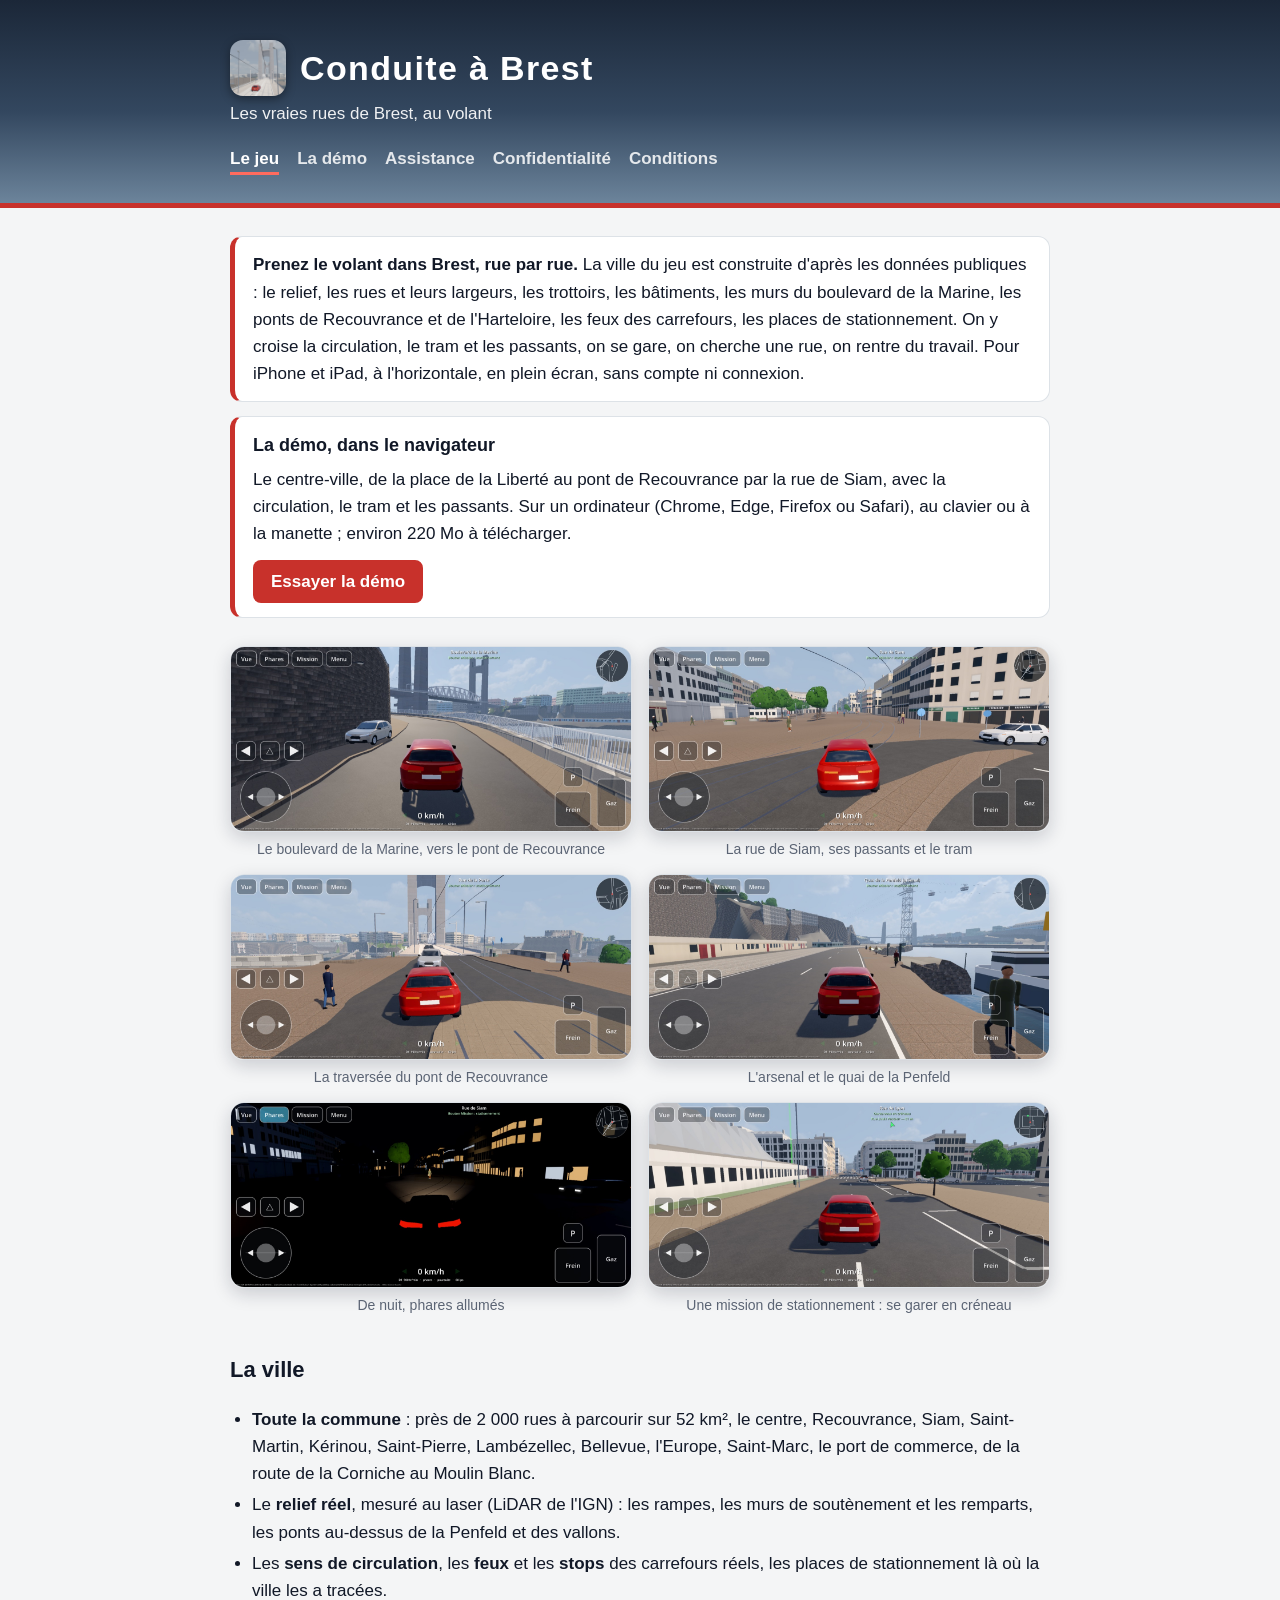
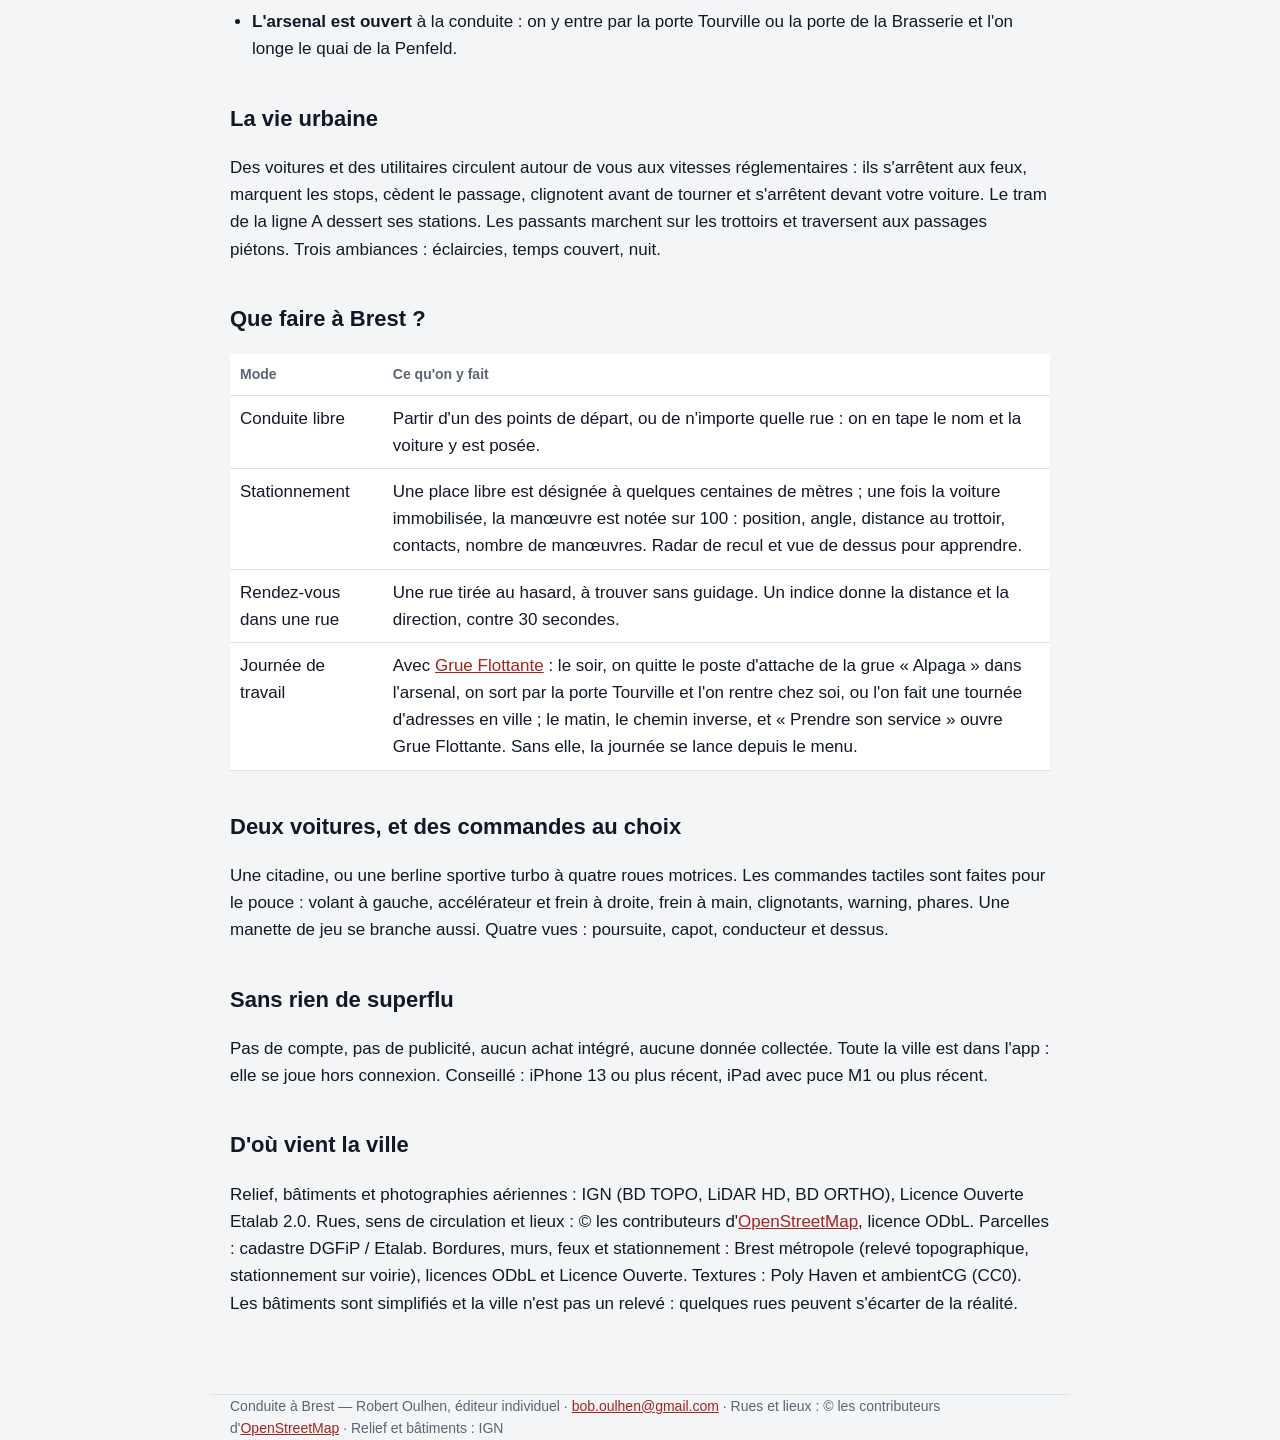
<file: index.html>
<!doctype html>
<html lang="fr">
<head>
<meta charset="utf-8">
<meta name="viewport" content="width=device-width, initial-scale=1">
<title>Conduite à Brest — rouler dans les vraies rues de Brest, pour iPhone et iPad</title>
<meta name="description" content="Conduite à Brest : roulez dans les vraies rues de toute la commune de Brest, de la route de la Corniche à Saint-Marc et au Moulin Blanc, avec la circulation, les feux, le tram et les passants. Créneaux notés, rendez-vous dans une rue, journée de travail avec Grue Flottante. Pour iPhone et iPad, sans compte ni connexion.">
<link rel="icon" href="images/icone.png">
<link rel="apple-touch-icon" href="images/icone.png">
<link rel="stylesheet" href="style.css">
</head>
<body>
<header class="bandeau">
  <div class="dedans">
    <h1><img class="icone" src="images/icone.png" alt="" width="56" height="56">Conduite à Brest</h1>
    <p class="accroche">Les vraies rues de Brest, au volant</p>
    <nav>
      <a href="index.html" aria-current="page">Le jeu</a>
      <a href="https://conduite-a-brest.riskelo-salon.workers.dev/">La démo</a>
      <a href="assistance.html">Assistance</a>
      <a href="confidentialite.html">Confidentialité</a>
      <a href="conditions.html">Conditions</a>
    </nav>
  </div>
</header>
<main class="dedans">
  <div class="encadre">
    <p><strong>Prenez le volant dans Brest, rue par rue.</strong> La ville du jeu est construite d'après les données
    publiques : le relief, les rues et leurs largeurs, les trottoirs, les bâtiments, les murs du boulevard de la
    Marine, les ponts de Recouvrance et de l'Harteloire, les feux des carrefours, les places de stationnement. On y
    croise la circulation, le tram et les passants, on se gare, on cherche une rue, on rentre du travail. Pour
    iPhone et iPad, à l'horizontale, en plein écran, sans compte ni connexion.</p>
  </div>

  <div class="encadre">
    <h3>La démo, dans le navigateur</h3>
    <p>Le centre-ville, de la place de la Liberté au pont de Recouvrance par la rue de Siam, avec la circulation, le
    tram et les passants. Sur un ordinateur (Chrome, Edge, Firefox ou Safari), au clavier ou à la manette ; environ
    220 Mo à télécharger.</p>
    <p><a class="bouton" href="https://conduite-a-brest.riskelo-salon.workers.dev/">Essayer la démo</a></p>
  </div>

  <div class="galerie">
    <figure><img src="images/boulevard-de-la-marine.jpg" alt="La voiture rouge monte le boulevard de la Marine le long du grand mur des remparts ; au fond, le pont de Recouvrance et la Penfeld." width="1400" height="644">
      <figcaption>Le boulevard de la Marine, vers le pont de Recouvrance</figcaption></figure>
    <figure><img src="images/rue-de-siam.jpg" alt="Le bas de la rue de Siam : passants sur la place, voies du tram, immeubles de la Reconstruction." loading="lazy" width="1400" height="644">
      <figcaption>La rue de Siam, ses passants et le tram</figcaption></figure>
    <figure><img src="images/pont-de-recouvrance.jpg" alt="Sur le pont de Recouvrance, derrière une voiture, entre les deux pylônes ; au loin, la rive droite." loading="lazy" width="1400" height="644">
      <figcaption>La traversée du pont de Recouvrance</figcaption></figure>
    <figure><img src="images/arsenal.jpg" alt="Le quai de la Penfeld dans l'arsenal : la route le long de l'eau, la muraille, le téléphérique et le pont de Recouvrance au loin." loading="lazy" width="1400" height="644">
      <figcaption>L'arsenal et le quai de la Penfeld</figcaption></figure>
    <figure><img src="images/nuit.jpg" alt="La rue de Siam de nuit : fenêtres éclairées, passants, la route éclairée par les phares." loading="lazy" width="1400" height="644">
      <figcaption>De nuit, phares allumés</figcaption></figure>
    <figure><img src="images/stationnement.jpg" alt="Rue de Lyon : une mission de stationnement, « Garez-vous en créneau », la flèche verte indique la place à 155 m." loading="lazy" width="1400" height="644">
      <figcaption>Une mission de stationnement : se garer en créneau</figcaption></figure>
  </div>

  <h2>La ville</h2>
  <ul>
    <li><strong>Toute la commune</strong> : près de 2 000 rues à parcourir sur 52 km², le centre, Recouvrance,
    Siam, Saint-Martin, Kérinou, Saint-Pierre, Lambézellec, Bellevue, l'Europe, Saint-Marc, le port de commerce,
    de la route de la Corniche au Moulin Blanc.</li>
    <li>Le <strong>relief réel</strong>, mesuré au laser (LiDAR de l'IGN) : les rampes, les murs de soutènement et
    les remparts, les ponts au-dessus de la Penfeld et des vallons.</li>
    <li>Les <strong>sens de circulation</strong>, les <strong>feux</strong> et les <strong>stops</strong> des
    carrefours réels, les places de stationnement là où la ville les a tracées.</li>
    <li><strong>L'arsenal est ouvert</strong> à la conduite : on y entre par la porte Tourville ou la porte de la
    Brasserie et l'on longe le quai de la Penfeld.</li>
  </ul>

  <h2>La vie urbaine</h2>
  <p>Des voitures et des utilitaires circulent autour de vous aux vitesses réglementaires : ils s'arrêtent aux
  feux, marquent les stops, cèdent le passage, clignotent avant de tourner et s'arrêtent devant votre voiture. Le
  tram de la ligne A dessert ses stations. Les passants marchent sur les trottoirs et traversent aux passages
  piétons. Trois ambiances : éclaircies, temps couvert, nuit.</p>

  <h2>Que faire à Brest ?</h2>
  <table>
    <tr><th>Mode</th><th>Ce qu'on y fait</th></tr>
    <tr><td>Conduite libre</td><td>Partir d'un des points de départ, ou de n'importe quelle rue : on en tape le nom et
    la voiture y est posée.</td></tr>
    <tr><td>Stationnement</td><td>Une place libre est désignée à quelques centaines de mètres ; une fois la voiture
    immobilisée, la manœuvre est notée sur 100 : position, angle, distance au trottoir, contacts, nombre de
    manœuvres. Radar de recul et vue de dessus pour apprendre.</td></tr>
    <tr><td>Rendez-vous dans une rue</td><td>Une rue tirée au hasard, à trouver sans guidage. Un indice donne la
    distance et la direction, contre 30 secondes.</td></tr>
    <tr><td>Journée de travail</td><td>Avec <a href="https://boboul-cloud.github.io/grueflottante/">Grue Flottante</a> :
    le soir, on quitte le poste d'attache de la grue « Alpaga » dans l'arsenal, on sort par la porte Tourville et
    l'on rentre chez soi, ou l'on fait une tournée d'adresses en ville ; le matin, le chemin inverse, et « Prendre
    son service » ouvre Grue Flottante. Sans elle, la journée se lance depuis le menu.</td></tr>
  </table>

  <h2>Deux voitures, et des commandes au choix</h2>
  <p>Une citadine, ou une berline sportive turbo à quatre roues motrices. Les commandes tactiles sont faites pour
  le pouce : volant à gauche, accélérateur et frein à droite, frein à main, clignotants, warning, phares. Une
  manette de jeu se branche aussi. Quatre vues : poursuite, capot, conducteur et dessus.</p>

  <h2>Sans rien de superflu</h2>
  <p>Pas de compte, pas de publicité, aucun achat intégré, aucune donnée collectée. Toute la ville est dans l'app :
  elle se joue hors connexion. Conseillé : iPhone 13 ou plus récent, iPad avec puce M1 ou plus récent.</p>

  <h2>D'où vient la ville</h2>
  <p>Relief, bâtiments et photographies aériennes : IGN (BD TOPO, LiDAR HD, BD ORTHO), Licence Ouverte Etalab 2.0.
  Rues, sens de circulation et lieux : © les contributeurs d'<a href="https://www.openstreetmap.org/copyright">OpenStreetMap</a>,
  licence ODbL. Parcelles : cadastre DGFiP / Etalab. Bordures, murs, feux et stationnement : Brest métropole
  (relevé topographique, stationnement sur voirie), licences ODbL et Licence Ouverte. Textures : Poly Haven et
  ambientCG (CC0). Les bâtiments sont simplifiés et la ville n'est pas un relevé : quelques rues peuvent s'écarter
  de la réalité.</p>
</main>
<footer class="dedans">Conduite à Brest — Robert Oulhen, éditeur individuel · <a href="mailto:bob.oulhen@gmail.com">bob.oulhen@gmail.com</a> · Rues et lieux : © les contributeurs d'<a href="https://www.openstreetmap.org/copyright">OpenStreetMap</a> · Relief et bâtiments : IGN</footer>
</body>
</html>
</file>
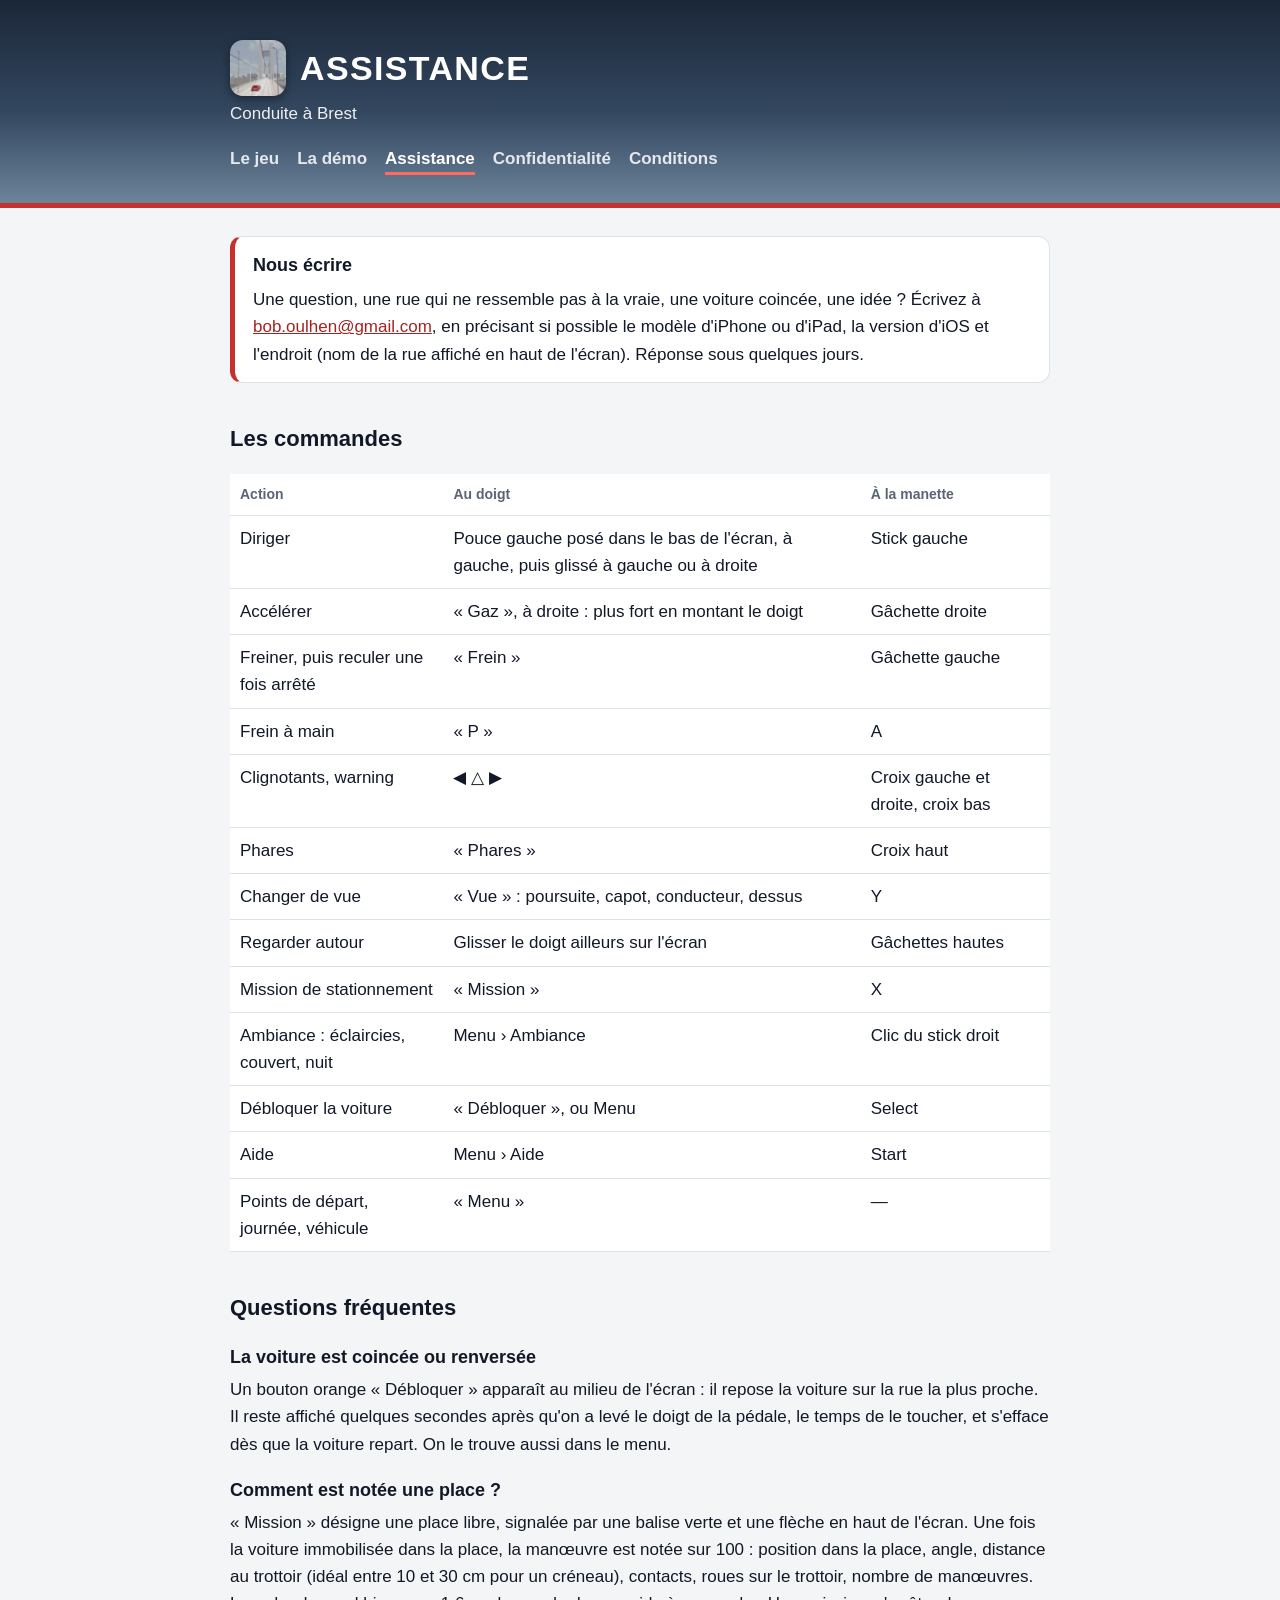
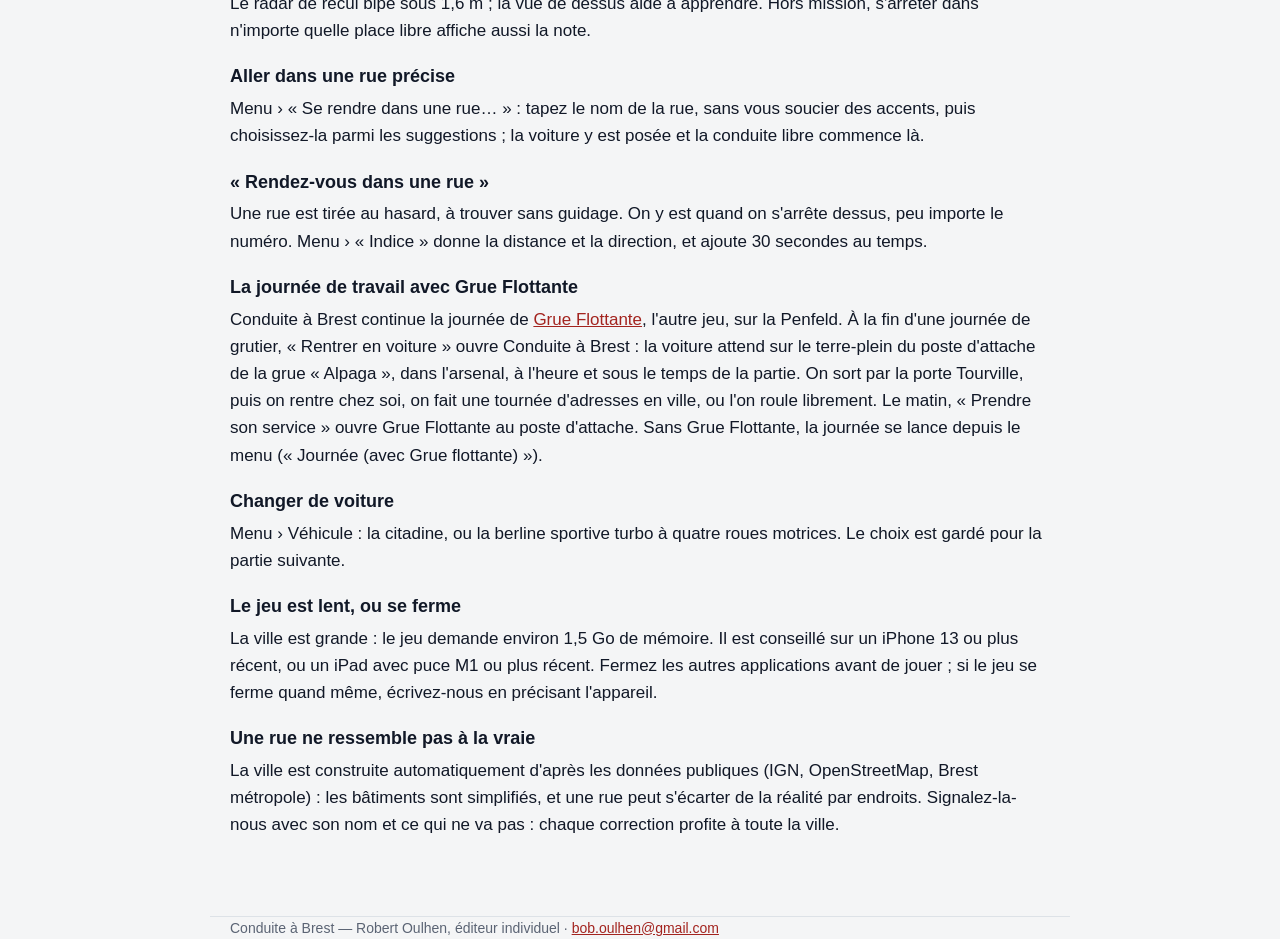
<file: assistance.html>
<!doctype html>
<html lang="fr">
<head>
<meta charset="utf-8">
<meta name="viewport" content="width=device-width, initial-scale=1">
<title>Assistance — Conduite à Brest</title>
<meta name="description" content="Aide de Conduite à Brest : commandes tactiles et manette, débloquer la voiture, se garer et lire la note, se rendre dans une rue, rendez-vous, journée de travail avec Grue Flottante, appareils conseillés. Et comment nous écrire.">
<link rel="icon" href="images/icone.png">
<link rel="apple-touch-icon" href="images/icone.png">
<link rel="stylesheet" href="style.css">
</head>
<body>
<header class="bandeau">
  <div class="dedans">
    <h1><img class="icone" src="images/icone.png" alt="" width="56" height="56">ASSISTANCE</h1>
    <p class="accroche">Conduite à Brest</p>
    <nav>
      <a href="index.html">Le jeu</a>
      <a href="https://conduite-a-brest.riskelo-salon.workers.dev/">La démo</a>
      <a href="assistance.html" aria-current="page">Assistance</a>
      <a href="confidentialite.html">Confidentialité</a>
      <a href="conditions.html">Conditions</a>
    </nav>
  </div>
</header>
<main class="dedans">
  <div class="encadre">
    <h3>Nous écrire</h3>
    <p>Une question, une rue qui ne ressemble pas à la vraie, une voiture coincée, une idée ? Écrivez à
    <a href="mailto:bob.oulhen@gmail.com?subject=Conduite%20%C3%A0%20Brest">bob.oulhen@gmail.com</a>, en précisant si
    possible le modèle d'iPhone ou d'iPad, la version d'iOS et l'endroit (nom de la rue affiché en haut de l'écran).
    Réponse sous quelques jours.</p>
  </div>

  <h2>Les commandes</h2>
  <table>
    <tr><th>Action</th><th>Au doigt</th><th>À la manette</th></tr>
    <tr><td>Diriger</td><td>Pouce gauche posé dans le bas de l'écran, à gauche, puis glissé à gauche ou à droite</td>
    <td>Stick gauche</td></tr>
    <tr><td>Accélérer</td><td>« Gaz », à droite : plus fort en montant le doigt</td><td>Gâchette droite</td></tr>
    <tr><td>Freiner, puis reculer une fois arrêté</td><td>« Frein »</td><td>Gâchette gauche</td></tr>
    <tr><td>Frein à main</td><td>« P »</td><td>A</td></tr>
    <tr><td>Clignotants, warning</td><td>◀ △ ▶</td><td>Croix gauche et droite, croix bas</td></tr>
    <tr><td>Phares</td><td>« Phares »</td><td>Croix haut</td></tr>
    <tr><td>Changer de vue</td><td>« Vue » : poursuite, capot, conducteur, dessus</td><td>Y</td></tr>
    <tr><td>Regarder autour</td><td>Glisser le doigt ailleurs sur l'écran</td><td>Gâchettes hautes</td></tr>
    <tr><td>Mission de stationnement</td><td>« Mission »</td><td>X</td></tr>
    <tr><td>Ambiance : éclaircies, couvert, nuit</td><td>Menu › Ambiance</td><td>Clic du stick droit</td></tr>
    <tr><td>Débloquer la voiture</td><td>« Débloquer », ou Menu</td><td>Select</td></tr>
    <tr><td>Aide</td><td>Menu › Aide</td><td>Start</td></tr>
    <tr><td>Points de départ, journée, véhicule</td><td>« Menu »</td><td>—</td></tr>
  </table>

  <h2>Questions fréquentes</h2>

  <h3>La voiture est coincée ou renversée</h3>
  <p>Un bouton orange « Débloquer » apparaît au milieu de l'écran : il repose la voiture sur la rue la plus
  proche. Il reste affiché quelques secondes après qu'on a levé le doigt de la pédale, le temps de le toucher, et
  s'efface dès que la voiture repart. On le trouve aussi dans le menu.</p>

  <h3>Comment est notée une place ?</h3>
  <p>« Mission » désigne une place libre, signalée par une balise verte et une flèche en haut de l'écran. Une fois
  la voiture immobilisée dans la place, la manœuvre est notée sur 100 : position dans la place, angle, distance au
  trottoir (idéal entre 10 et 30 cm pour un créneau), contacts, roues sur le trottoir, nombre de manœuvres. Le
  radar de recul bipe sous 1,6 m ; la vue de dessus aide à apprendre. Hors mission, s'arrêter dans n'importe quelle
  place libre affiche aussi la note.</p>

  <h3>Aller dans une rue précise</h3>
  <p>Menu › « Se rendre dans une rue… » : tapez le nom de la rue, sans vous soucier des accents, puis
  choisissez-la parmi les suggestions ; la voiture y est posée et la conduite libre commence là.</p>

  <h3>« Rendez-vous dans une rue »</h3>
  <p>Une rue est tirée au hasard, à trouver sans guidage. On y est quand on s'arrête dessus, peu importe le
  numéro. Menu › « Indice » donne la distance et la direction, et ajoute 30 secondes au temps.</p>

  <h3>La journée de travail avec Grue Flottante</h3>
  <p>Conduite à Brest continue la journée de <a href="https://boboul-cloud.github.io/grueflottante/">Grue
  Flottante</a>, l'autre jeu, sur la Penfeld. À la fin d'une journée de grutier, « Rentrer en voiture » ouvre
  Conduite à Brest : la voiture attend sur le terre-plein du poste d'attache de la grue « Alpaga », dans l'arsenal,
  à l'heure et sous le temps de la partie. On sort par la porte Tourville, puis on rentre chez soi, on fait une
  tournée d'adresses en ville, ou l'on roule librement. Le matin, « Prendre son service » ouvre Grue Flottante au
  poste d'attache. Sans Grue Flottante, la journée se lance depuis le menu (« Journée (avec Grue flottante) »).</p>

  <h3>Changer de voiture</h3>
  <p>Menu › Véhicule : la citadine, ou la berline sportive turbo à quatre roues motrices. Le choix est gardé pour
  la partie suivante.</p>

  <h3>Le jeu est lent, ou se ferme</h3>
  <p>La ville est grande : le jeu demande environ 1,5 Go de mémoire. Il est conseillé sur un iPhone 13 ou plus
  récent, ou un iPad avec puce M1 ou plus récent. Fermez les autres applications avant de jouer ; si le jeu se ferme
  quand même, écrivez-nous en précisant l'appareil.</p>

  <h3>Une rue ne ressemble pas à la vraie</h3>
  <p>La ville est construite automatiquement d'après les données publiques (IGN, OpenStreetMap, Brest métropole) :
  les bâtiments sont simplifiés, et une rue peut s'écarter de la réalité par endroits. Signalez-la-nous avec son
  nom et ce qui ne va pas : chaque correction profite à toute la ville.</p>
</main>
<footer class="dedans">Conduite à Brest — Robert Oulhen, éditeur individuel · <a href="mailto:bob.oulhen@gmail.com">bob.oulhen@gmail.com</a></footer>
</body>
</html>
</file>
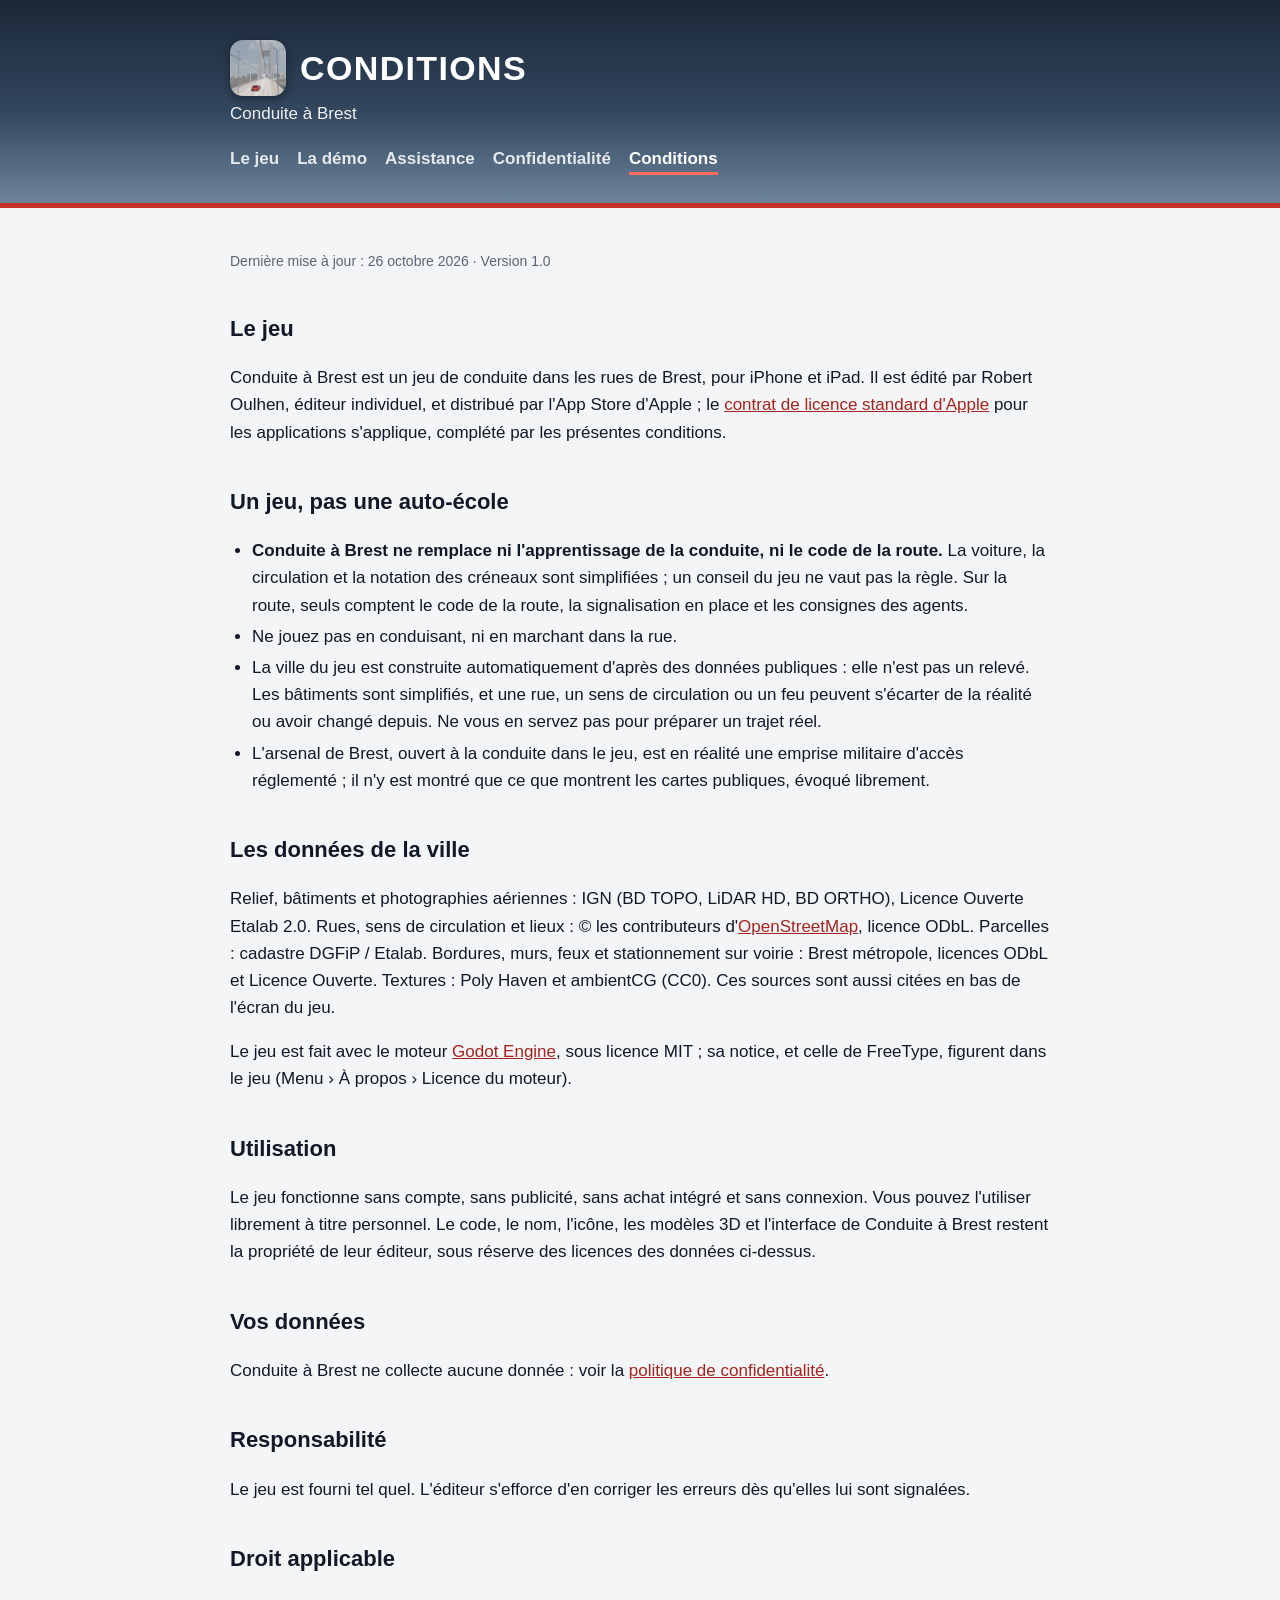
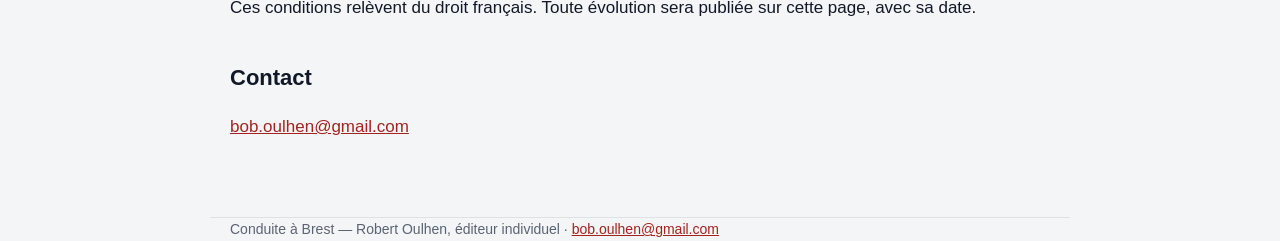
<file: conditions.html>
<!doctype html>
<html lang="fr">
<head>
<meta charset="utf-8">
<meta name="viewport" content="width=device-width, initial-scale=1">
<title>Conditions d'utilisation — Conduite à Brest</title>
<meta name="description" content="Conditions d'utilisation de Conduite à Brest, le jeu de conduite dans les rues de Brest pour iPhone et iPad.">
<link rel="icon" href="images/icone.png">
<link rel="apple-touch-icon" href="images/icone.png">
<link rel="stylesheet" href="style.css">
</head>
<body>
<header class="bandeau">
  <div class="dedans">
    <h1><img class="icone" src="images/icone.png" alt="" width="56" height="56">CONDITIONS</h1>
    <p class="accroche">Conduite à Brest</p>
    <nav>
      <a href="index.html">Le jeu</a>
      <a href="https://conduite-a-brest.riskelo-salon.workers.dev/">La démo</a>
      <a href="assistance.html">Assistance</a>
      <a href="confidentialite.html">Confidentialité</a>
      <a href="conditions.html" aria-current="page">Conditions</a>
    </nav>
  </div>
</header>
<main class="dedans">
  <p class="date">Dernière mise à jour : 26 octobre 2026 · Version 1.0</p>

  <h2>Le jeu</h2>
  <p>Conduite à Brest est un jeu de conduite dans les rues de Brest, pour iPhone et iPad. Il est édité par Robert
  Oulhen, éditeur individuel, et distribué par l'App Store d'Apple ; le
  <a href="https://www.apple.com/legal/internet-services/itunes/dev/stdeula/">contrat de licence standard
  d'Apple</a> pour les applications s'applique, complété par les présentes conditions.</p>

  <h2>Un jeu, pas une auto-école</h2>
  <ul>
    <li><strong>Conduite à Brest ne remplace ni l'apprentissage de la conduite, ni le code de la route.</strong> La
    voiture, la circulation et la notation des créneaux sont simplifiées ; un conseil du jeu ne vaut pas la règle.
    Sur la route, seuls comptent le code de la route, la signalisation en place et les consignes des agents.</li>
    <li>Ne jouez pas en conduisant, ni en marchant dans la rue.</li>
    <li>La ville du jeu est construite automatiquement d'après des données publiques : elle n'est pas un relevé.
    Les bâtiments sont simplifiés, et une rue, un sens de circulation ou un feu peuvent s'écarter de la réalité ou
    avoir changé depuis. Ne vous en servez pas pour préparer un trajet réel.</li>
    <li>L'arsenal de Brest, ouvert à la conduite dans le jeu, est en réalité une emprise militaire d'accès
    réglementé ; il n'y est montré que ce que montrent les cartes publiques, évoqué librement.</li>
  </ul>

  <h2>Les données de la ville</h2>
  <p>Relief, bâtiments et photographies aériennes : IGN (BD TOPO, LiDAR HD, BD ORTHO), Licence Ouverte Etalab 2.0.
  Rues, sens de circulation et lieux : © les contributeurs
  d'<a href="https://www.openstreetmap.org/copyright">OpenStreetMap</a>, licence ODbL. Parcelles : cadastre
  DGFiP / Etalab. Bordures, murs, feux et stationnement sur voirie : Brest métropole, licences ODbL et Licence
  Ouverte. Textures : Poly Haven et ambientCG (CC0). Ces sources sont aussi citées en bas de l'écran du jeu.</p>
  <p>Le jeu est fait avec le moteur <a href="https://godotengine.org/license/">Godot Engine</a>, sous licence MIT ;
  sa notice, et celle de FreeType, figurent dans le jeu (Menu › À propos › Licence du moteur).</p>

  <h2>Utilisation</h2>
  <p>Le jeu fonctionne sans compte, sans publicité, sans achat intégré et sans connexion. Vous pouvez l'utiliser
  librement à titre personnel. Le code, le nom, l'icône, les modèles 3D et l'interface de Conduite à Brest restent
  la propriété de leur éditeur, sous réserve des licences des données ci-dessus.</p>

  <h2>Vos données</h2>
  <p>Conduite à Brest ne collecte aucune donnée : voir la <a href="confidentialite.html">politique de
  confidentialité</a>.</p>

  <h2>Responsabilité</h2>
  <p>Le jeu est fourni tel quel. L'éditeur s'efforce d'en corriger les erreurs dès qu'elles lui sont signalées.</p>

  <h2>Droit applicable</h2>
  <p>Ces conditions relèvent du droit français. Toute évolution sera publiée sur cette page, avec sa date.</p>

  <h2>Contact</h2>
  <p><a href="mailto:bob.oulhen@gmail.com">bob.oulhen@gmail.com</a></p>
</main>
<footer class="dedans">Conduite à Brest — Robert Oulhen, éditeur individuel · <a href="mailto:bob.oulhen@gmail.com">bob.oulhen@gmail.com</a></footer>
</body>
</html>
</file>
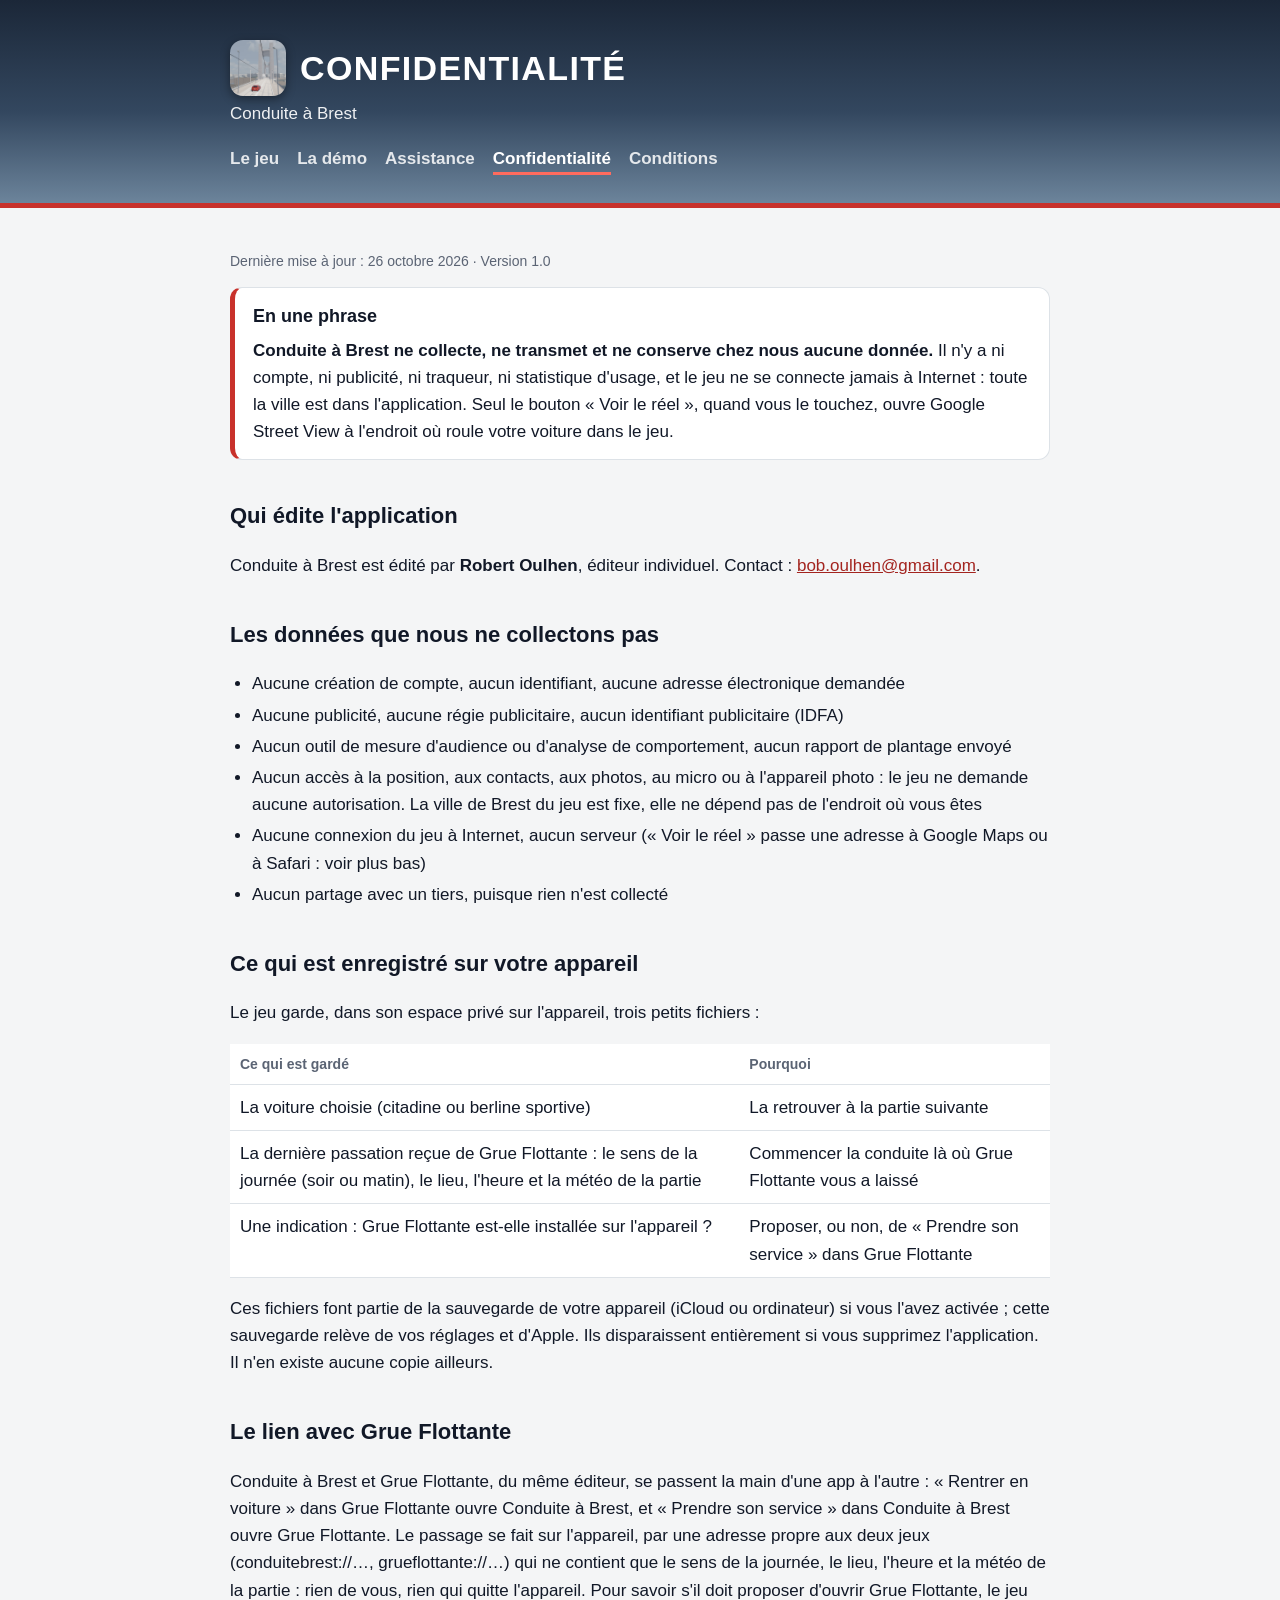
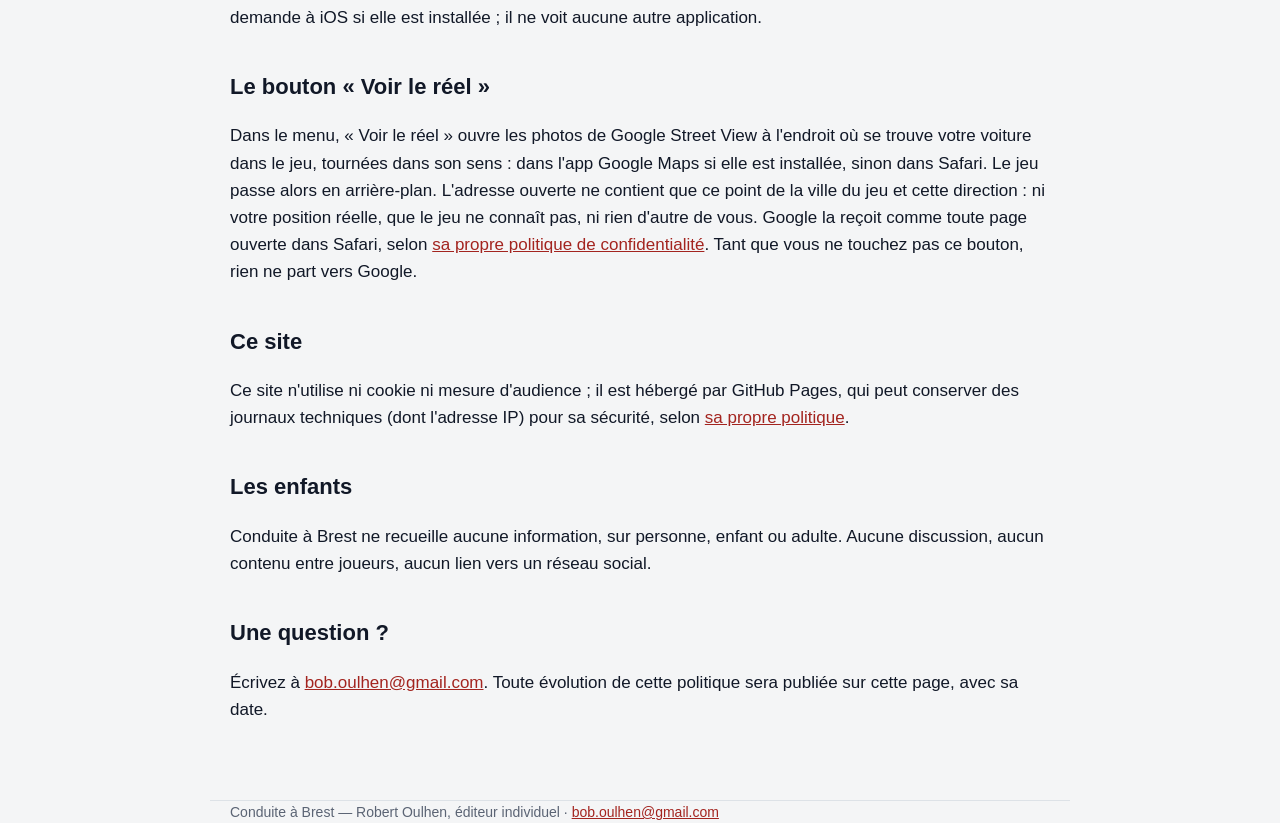
<file: confidentialite.html>
<!doctype html>
<html lang="fr">
<head>
<meta charset="utf-8">
<meta name="viewport" content="width=device-width, initial-scale=1">
<title>Confidentialité — Conduite à Brest</title>
<meta name="description" content="Politique de confidentialité de Conduite à Brest : aucune donnée collectée, aucun compte, aucune connexion du jeu à Internet. Le choix de la voiture et la passation avec Grue Flottante restent sur l'appareil.">
<link rel="icon" href="images/icone.png">
<link rel="apple-touch-icon" href="images/icone.png">
<link rel="stylesheet" href="style.css">
</head>
<body>
<header class="bandeau">
  <div class="dedans">
    <h1><img class="icone" src="images/icone.png" alt="" width="56" height="56">CONFIDENTIALITÉ</h1>
    <p class="accroche">Conduite à Brest</p>
    <nav>
      <a href="index.html">Le jeu</a>
      <a href="https://conduite-a-brest.riskelo-salon.workers.dev/">La démo</a>
      <a href="assistance.html">Assistance</a>
      <a href="confidentialite.html" aria-current="page">Confidentialité</a>
      <a href="conditions.html">Conditions</a>
    </nav>
  </div>
</header>
<main class="dedans">
  <p class="date">Dernière mise à jour : 26 octobre 2026 · Version 1.0</p>

  <div class="encadre">
    <h3>En une phrase</h3>
    <p><strong>Conduite à Brest ne collecte, ne transmet et ne conserve chez nous aucune donnée.</strong> Il n'y a
    ni compte, ni publicité, ni traqueur, ni statistique d'usage, et le jeu ne se connecte jamais à Internet : toute
    la ville est dans l'application. Seul le bouton « Voir le réel », quand vous le touchez, ouvre Google Street
    View à l'endroit où roule votre voiture dans le jeu.</p>
  </div>

  <h2>Qui édite l'application</h2>
  <p>Conduite à Brest est édité par <strong>Robert Oulhen</strong>, éditeur individuel.
  Contact : <a href="mailto:bob.oulhen@gmail.com">bob.oulhen@gmail.com</a>.</p>

  <h2>Les données que nous ne collectons pas</h2>
  <ul>
    <li>Aucune création de compte, aucun identifiant, aucune adresse électronique demandée</li>
    <li>Aucune publicité, aucune régie publicitaire, aucun identifiant publicitaire (IDFA)</li>
    <li>Aucun outil de mesure d'audience ou d'analyse de comportement, aucun rapport de plantage envoyé</li>
    <li>Aucun accès à la position, aux contacts, aux photos, au micro ou à l'appareil photo : le jeu ne demande
    aucune autorisation. La ville de Brest du jeu est fixe, elle ne dépend pas de l'endroit où vous êtes</li>
    <li>Aucune connexion du jeu à Internet, aucun serveur (« Voir le réel » passe une adresse à Google Maps ou à
    Safari : voir plus bas)</li>
    <li>Aucun partage avec un tiers, puisque rien n'est collecté</li>
  </ul>

  <h2>Ce qui est enregistré sur votre appareil</h2>
  <p>Le jeu garde, dans son espace privé sur l'appareil, trois petits fichiers :</p>
  <table>
    <tr><th>Ce qui est gardé</th><th>Pourquoi</th></tr>
    <tr><td>La voiture choisie (citadine ou berline sportive)</td><td>La retrouver à la partie suivante</td></tr>
    <tr><td>La dernière passation reçue de Grue Flottante : le sens de la journée (soir ou matin), le lieu,
    l'heure et la météo de la partie</td><td>Commencer la conduite là où Grue Flottante vous a laissé</td></tr>
    <tr><td>Une indication : Grue Flottante est-elle installée sur l'appareil ?</td><td>Proposer, ou non, de
    « Prendre son service » dans Grue Flottante</td></tr>
  </table>
  <p>Ces fichiers font partie de la sauvegarde de votre appareil (iCloud ou ordinateur) si vous l'avez activée ;
  cette sauvegarde relève de vos réglages et d'Apple. Ils disparaissent entièrement si vous supprimez
  l'application. Il n'en existe aucune copie ailleurs.</p>

  <h2>Le lien avec Grue Flottante</h2>
  <p>Conduite à Brest et Grue Flottante, du même éditeur, se passent la main d'une app à l'autre : « Rentrer en
  voiture » dans Grue Flottante ouvre Conduite à Brest, et « Prendre son service » dans Conduite à Brest ouvre Grue
  Flottante. Le passage se fait sur l'appareil, par une adresse propre aux deux jeux (conduitebrest://…,
  grueflottante://…) qui ne contient que le sens de la journée, le lieu, l'heure et la météo de la partie : rien
  de vous, rien qui quitte l'appareil. Pour savoir s'il doit proposer d'ouvrir Grue Flottante, le jeu demande à
  iOS si elle est installée ; il ne voit aucune autre application.</p>

  <h2>Le bouton « Voir le réel »</h2>
  <p>Dans le menu, « Voir le réel » ouvre les photos de Google Street View à l'endroit où se trouve votre voiture
  dans le jeu, tournées dans son sens : dans l'app Google Maps si elle est installée, sinon dans Safari. Le jeu
  passe alors en arrière-plan. L'adresse ouverte ne contient que ce point de la ville du jeu et cette direction :
  ni votre position réelle, que le jeu ne connaît pas, ni rien d'autre de vous. Google la reçoit comme toute
  page ouverte dans Safari, selon <a href="https://policies.google.com/privacy?hl=fr">sa propre politique de
  confidentialité</a>. Tant que vous ne touchez pas ce bouton, rien ne part vers Google.</p>

  <h2>Ce site</h2>
  <p>Ce site n'utilise ni cookie ni mesure d'audience ; il est hébergé par GitHub Pages, qui peut conserver des
  journaux techniques (dont l'adresse IP) pour sa sécurité, selon
  <a href="https://docs.github.com/fr/site-policy/privacy-policies/github-general-privacy-statement">sa propre
  politique</a>.</p>

  <h2>Les enfants</h2>
  <p>Conduite à Brest ne recueille aucune information, sur personne, enfant ou adulte. Aucune discussion, aucun
  contenu entre joueurs, aucun lien vers un réseau social.</p>

  <h2>Une question ?</h2>
  <p>Écrivez à <a href="mailto:bob.oulhen@gmail.com">bob.oulhen@gmail.com</a>. Toute évolution de cette
  politique sera publiée sur cette page, avec sa date.</p>
</main>
<footer class="dedans">Conduite à Brest — Robert Oulhen, éditeur individuel · <a href="mailto:bob.oulhen@gmail.com">bob.oulhen@gmail.com</a></footer>
</body>
</html>
</file>
<file: style.css>
:root { --encre: #111827; --doux: #5b6474; --fond: #f4f5f6; --carte: #ffffff; --trait: #dde2e7;
        --rouge: #c8312b; --lien: #a3241f; }
@media (prefers-color-scheme: dark) {
  :root { --encre: #e8eaed; --doux: #8d96a3; --fond: #0c1118; --carte: #151c26; --trait: #273241;
          --rouge: #e5534b; --lien: #ff8a80; }
}
* { box-sizing: border-box; }
body { margin: 0; background: var(--fond); color: var(--encre);
       font: 17px/1.6 -apple-system, BlinkMacSystemFont, "Segoe UI", sans-serif; }
/* Le bandeau reprend le ciel de l'icône : le gris-bleu de la rade au-dessus du pont de Recouvrance. */
.bandeau { background: linear-gradient(180deg, #1b2738 0%, #33475f 55%, #6c849b 100%);
           color: #fff; padding: 40px 0 28px; border-bottom: 5px solid var(--rouge); }
.dedans { max-width: 860px; margin: 0 auto; padding: 0 20px; }
h1 { margin: 0; font-size: 34px; letter-spacing: .04em; display: flex; align-items: center; gap: 14px; }
.icone { width: 56px; height: 56px; border-radius: 13px; box-shadow: 0 3px 10px rgba(0,0,0,.4); flex: none; }
.accroche { margin: 4px 0 18px; opacity: .92; }
nav { display: flex; gap: 18px; flex-wrap: wrap; }
nav a { color: #fff; text-decoration: none; font-weight: 600; opacity: .85; }
nav a[aria-current="page"] { opacity: 1; border-bottom: 3px solid #ff6b5e; }
main.dedans { padding-top: 28px; padding-bottom: 60px; }
h2 { margin-top: 38px; font-size: 22px; }
h3 { margin-bottom: 4px; font-size: 18px; }
h3 + p { margin-top: 0; }
a { color: var(--lien); }
.date { color: var(--doux); font-size: 14px; }
.encadre { background: var(--carte); border: 1px solid var(--trait); border-left: 5px solid var(--rouge);
           border-radius: 12px; padding: 14px 18px; }
.encadre h3 { margin: 0 0 6px; }
.encadre p { margin: 0; }
.encadre p + p { margin-top: 8px; }
.encadre + .encadre { margin-top: 14px; }
.bouton { display: inline-block; margin-top: 4px; padding: 8px 18px; border-radius: 8px; background: var(--rouge);
          color: #fff; font-weight: 600; text-decoration: none; }
ul { padding-left: 22px; }
li { margin: 4px 0; }
table { width: 100%; border-collapse: collapse; margin: 12px 0; background: var(--carte); }
th, td { text-align: left; padding: 9px 10px; border-bottom: 1px solid var(--trait); vertical-align: top; }
th { font-size: 14px; color: var(--doux); }
kbd { font: 14px ui-monospace, Menlo, monospace; border: 1px solid var(--trait); border-radius: 5px; padding: 0 5px;
      background: var(--carte); }
footer { color: var(--doux); font-size: 14px; border-top: 1px solid var(--trait); padding: 18px 20px 40px; }
/* Le jeu se joue à l'horizontale : deux captures par rangée, une seule sur un téléphone. */
.galerie { display: grid; grid-template-columns: repeat(2, 1fr); gap: 16px; margin: 28px 0 8px; }
.galerie figure { margin: 0; text-align: center; }
.galerie img { width: 100%; height: auto; display: block; border-radius: 14px; border: 1px solid var(--trait);
               box-shadow: 0 6px 18px rgba(16,22,42,.18); }
figcaption { margin-top: 8px; font-size: 14px; color: var(--doux); line-height: 1.3; }
@media (max-width: 620px) {
  .galerie { grid-template-columns: 1fr; }
  h1 { font-size: 28px; }
  .icone { width: 46px; height: 46px; border-radius: 11px; }
}
</file>
